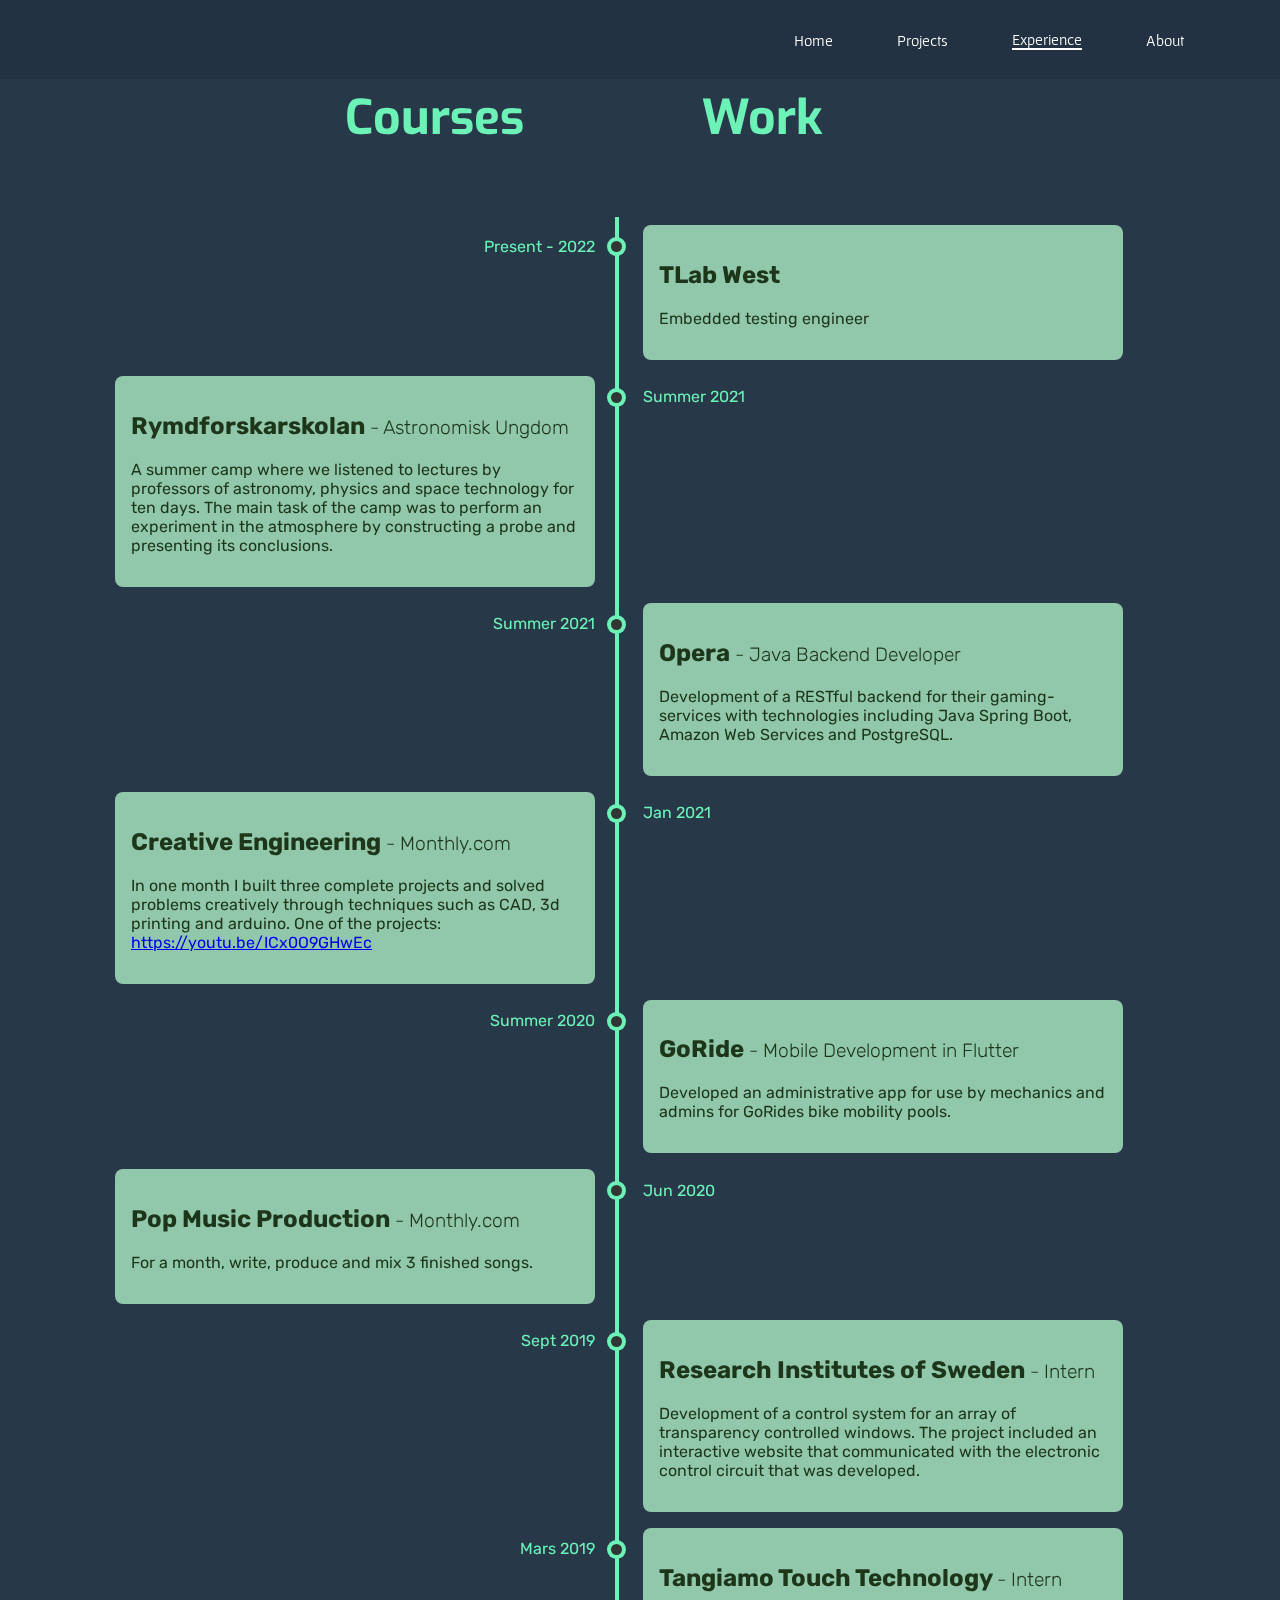
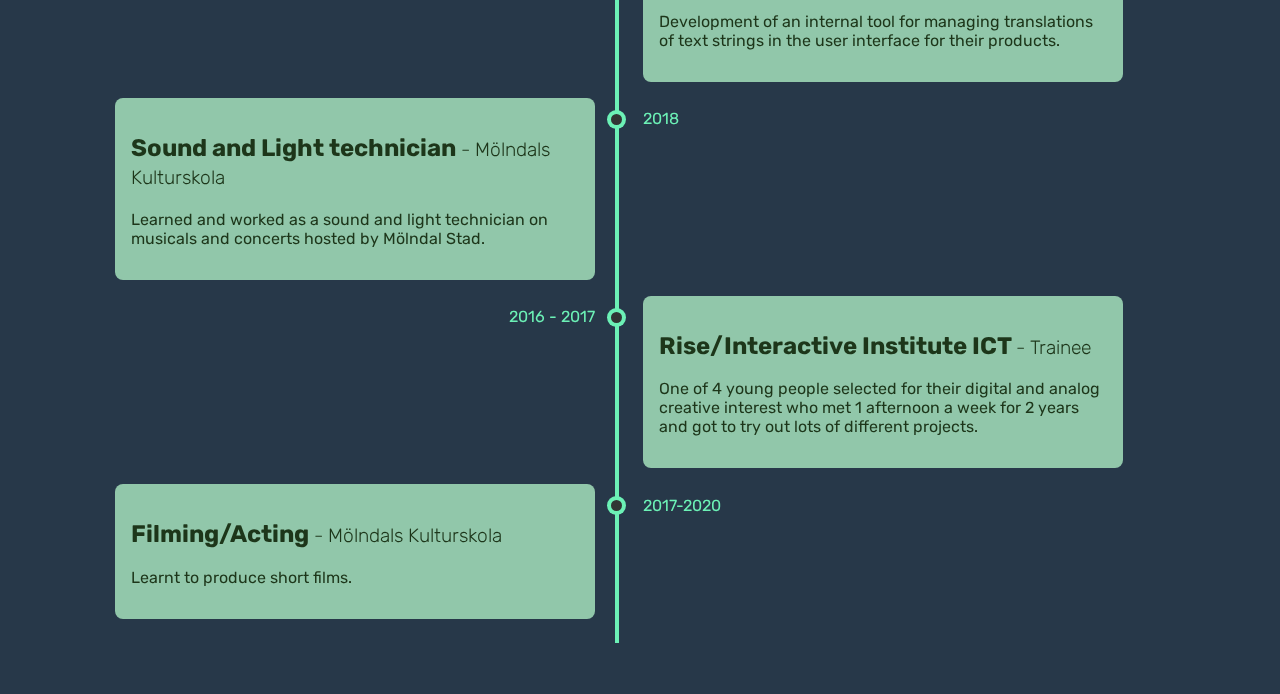
<file: experience.html>
<!DOCTYPE html>
<html lang="en">

<head>
    <meta charset="UTF-8">
    <meta http-equiv="X-UA-Compatible" content="IE=edge">
    <meta name="viewport" content="width=device-width, initial-scale=1.0">
    <title>Lucas Drufva - Experience</title>
    <link rel="stylesheet" href="css/experience.min.css">
</head>

<body>
    <header>
        <div id="logo"><!-- Put future logo here --></div>
        <img id="menu_icon" src="img/icons8-menu.svg" alt="menu" />
        <a href="index.html" class="menu-item">Home</a>
        <a href="projects.html" class="menu-item">Projects</a>
        <a href="experience.html" class="menu-item active">Experience</a>
        <a href="about.html" class="menu-item">About</a>
    </header>
    <nav>
        <a href="index.html" class="">Home</a>
        <a href="projects.html" class="">Projects</a>
        <a href="experience.html" class="">Experience</a>
        <a href="about.html" class="">About</a>
    </nav>

    <main>
        <section id="experience_container">
            <br>
            <br>
            <div class="title-container">
                <h1 class="title primary">
                    Courses
                </h1>
                <h1 class="title primary divider"> / </h1>
                <h1 class="title primary">
                    Work
                </h1>
            </div>
            <div class="hline">
                <ul class="timeline">
                    <li class="event" data-time="Present - 2022">
                        <h2>TLab West</h2>
                        <p>Embedded testing engineer</p>
                    </li>
                    <li class="event-reversed" data-time="Summer 2021">
                        <h2>Rymdforskarskolan<span class="subtitle"> - Astronomisk Ungdom</span> </h2>
                        <p>A summer camp where we listened to lectures by professors of astronomy, physics and space
                            technology for ten days. The main task of the camp was to perform an experiment in the
                            atmosphere by constructing a probe and presenting its conclusions.</p>
                    </li>
                    <li class="event" data-time="Summer 2021">
                        <h2>Opera <span class="subtitle"> - Java Backend Developer</span></h2>
                        <p>Development of a RESTful backend for their gaming-services with technologies including Java
                            Spring Boot, Amazon Web Services and PostgreSQL.</p>
                        <!-- TODO: maybe add company logo? -->
                    </li>
                    <li class="event-reversed" data-time="Jan 2021">
                        <h2>Creative Engineering <span class="subtitle"> - Monthly.com</span></h2>
                        <p>
                            In one month I built three complete projects and solved problems creatively through
                            techniques such as CAD, 3d printing and arduino.
                            One of the projects: <a href="https://youtu.be/ICx0O9GHwEc">https://youtu.be/ICx0O9GHwEc</a>
                        </p>
                    </li>
                    <li class="event" data-time="Summer 2020">
                        <h2>GoRide <span class="subtitle"> - Mobile Development in Flutter</span></h2>
                        <p>Developed an administrative app for use by mechanics and admins for GoRides bike mobility
                            pools.</p>
                    </li>
                    <li class="event-reversed" data-time="Jun 2020">
                        <h2>Pop Music Production <span class="subtitle"> - Monthly.com</span></h2>
                        <p>
                            For a month, write, produce and mix 3 finished songs.
                        </p>
                    </li>
                    <li class="event" data-time="Sept 2019">
                        <h2>Research Institutes of Sweden <span class="subtitle"> - Intern</span></h2>
                        <p>Development of a control system for an array of transparency controlled windows. The project
                            included an interactive website that communicated with the electronic control circuit that
                            was developed.</p>
                    </li>
                    <li class="event" data-time=" Mars 2019">
                        <h2>Tangiamo Touch Technology <span class="subtitle"> - Intern</span></h2>
                        <p>Development of an internal tool for managing translations of text strings in the user
                            interface for their products.</p>
                    </li>
                    <li class="event-reversed" data-time="2018">
                        <h2>Sound and Light technician<span class="subtitle"> - Mölndals Kulturskola</span></h2>
                        <p>
                            Learned and worked as a sound and light technician on musicals and concerts hosted by
                            Mölndal Stad.
                        </p>
                    </li>
                    <li class="event" data-time="2016 - 2017">
                        <h2>Rise/Interactive Institute ICT <span class="subtitle"> - Trainee</span></h2>
                        <p>One of 4 young people selected for their digital and analog creative interest who met 1
                            afternoon a week for 2 years and got to try out lots of different projects.</p>
                    </li>
                    <li class="event-reversed" data-time="2017-2020">
                        <h2>Filming/Acting<span class="subtitle"> - Mölndals Kulturskola</span></h2>
                        <p>
                            Learnt to produce short films.
                        </p>
                    </li>
                </ul>
            </div>
        </section>
    </main>
    <script src="js/menu.js"></script>

</body>

</html>
</file>
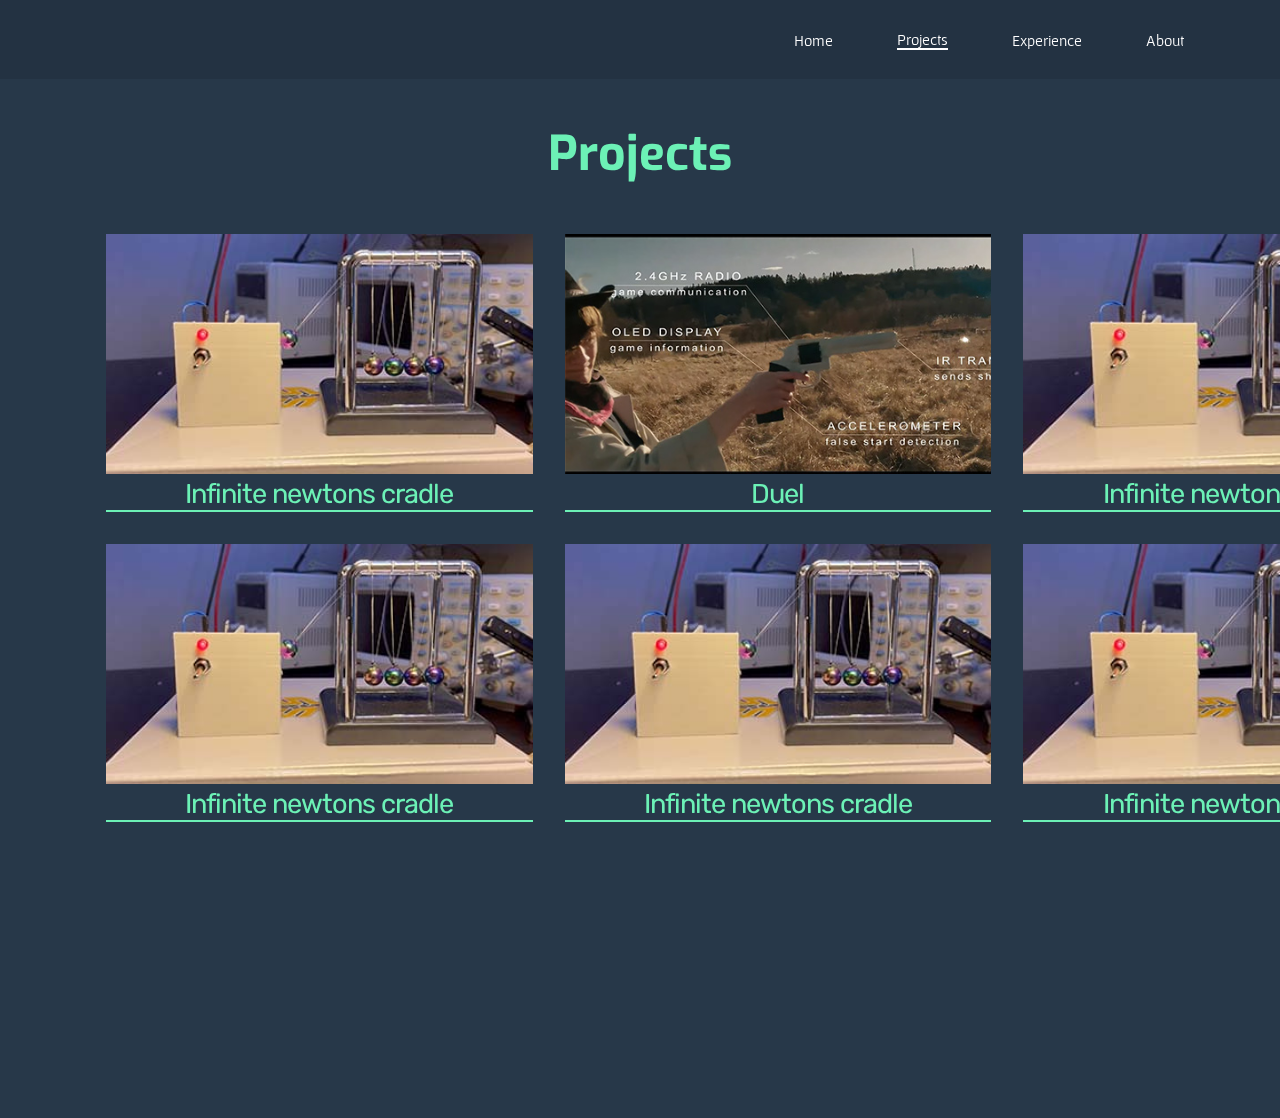
<file: projects.html>
<!DOCTYPE html>
<html lang="en">

<head>
  <meta charset="UTF-8">
  <meta http-equiv="X-UA-Compatible" content="IE=edge">
  <meta name="viewport" content="width=device-width, initial-scale=1.0">
  <title>Lucas Drufva - Projects</title>
  <link rel="stylesheet" href="css/projects.min.css">
</head>

<body>
  <header>
    <div id="logo"><!-- Put future logo here --></div>
    <img id="menu_icon" src="img/icons8-menu.svg" alt="menu" />
    <a href="index.html" class="menu-item">Home</a>
    <a href="projects.html" class="menu-item active">Projects</a>
    <a href="experience.html" class="menu-item">Experience</a>
    <a href="about.html" class="menu-item">About</a>
  </header>
  <nav>
    <a href="index.html" class="">Home</a>
    <a href="projects.html" class="">Projects</a>
    <a href="experience.html" class="">Experience</a>
    <a href="about.html" class="">About</a>
  </nav>
  <main>
    <h1 class="title primary">Projects</h1>
    <!-- Inspired by https://hackaday.io/list/2456-robotics -->
    <div id="projects_container">
      <article class="project">
        <a class="project-link" href="https://hackaday.io/project/183399-infinite-newtons-cradle">
          <img src="img/InfiniteNewtonCradle.jpg" alt="Project">
          <div class="proDESC">A simple 555 timer circuit triggers a mosfet driving an electromagnet, keeping the
            Newton's cradle running as long as there is power.</div>
        </a>
        <h2 class="project-title"><a>Infinite newtons cradle</a></h2>
      </article>
      <article class="project">
        <a class="project-link" href="https://github.com/lucasdrufva/DUEL">
          <img src="img/duel.jpg" alt="Project">
          <div class="proDESC">DUEL is a fun cowboy inspired game for two players. Each player have a revolver and a small revicer module mounted on their clothing. The purpose of the game is to shoot the other player as fast as possible when a countdown reaches zero.</div>
        </a>
        <h2 class="project-title"><a>Duel</a></h2>
      </article>
      <article class="project">
        <a class="project-link">
          <img src="img/InfiniteNewtonCradle.jpg" alt="Project">
          <div class="proDESC">A simple 555 timer circuit triggers a mosfet driving an electromagnet, keeping the
            Newton's cradle running as long as there is power.</div>
        </a>
        <h2 class="project-title"><a>Infinite newtons cradle</a></h2>
      </article>
      <article class="project">
        <a class="project-link">
          <img src="img/InfiniteNewtonCradle.jpg" alt="Project">
          <div class="proDESC">A simple 555 timer circuit triggers a mosfet driving an electromagnet, keeping the
            Newton's cradle running as long as there is power.</div>
        </a>
        <h2 class="project-title"><a>Infinite newtons cradle</a></h2>
      </article>
      <article class="project">
        <a class="project-link">
          <img src="img/InfiniteNewtonCradle.jpg" alt="Project">
          <div class="proDESC">A simple 555 timer circuit triggers a mosfet driving an electromagnet, keeping the
            Newton's cradle running as long as there is power.</div>
        </a>
        <h2 class="project-title"><a>Infinite newtons cradle</a></h2>
      </article>
      <article class="project">
        <a class="project-link">
          <img src="img/InfiniteNewtonCradle.jpg" alt="Project">
          <div class="proDESC">A simple 555 timer circuit triggers a mosfet driving an electromagnet, keeping the
            Newton's cradle running as long as there is power.</div>
        </a>
        <h2 class="project-title"><a>Infinite newtons cradle</a></h2>
      </article>
    </div>
  </main>
  <script src="js/menu.js"></script>
</body>

</html>
</file>
<file: css/experience.min.css>
@import url(common.min.css);.title-container{display:flex;justify-content:space-around;margin:0 15em;margin-right:22em}.title-container>h1{color:#f0f8ff}.divider{display:none}#experience_container{padding:1em}.timeline{margin-left:48%}.timeline .event-reversed::before{position:absolute;display:block;box-shadow:0 0 0 4px var(--text-primary);left:31em;background:#313534;border-radius:50%;height:11px;width:11px;content:"";top:1em}.event-reversed{position:relative;left:-32em;background-color:var(--bg-secondary);width:28em;padding:1em;margin-bottom:1em;border-radius:.5em}.event-reversed::after{position:absolute;display:block;text-align:left;color:var(--text-primary);top:.7em;left:33em;content:attr(data-time);width:10em}.subtitle{font-weight:100;font-size:.8em}@media screen and (max-width:900px){.timeline{margin-left:5px}.timeline>li{width:18em;padding:1em;margin-bottom:1em;border-radius:.5em}.event-reversed{left:1em}.event-reversed::after{position:absolute;display:block;box-shadow:0 0 0 4px var(--text-primary);left:-2em;background:#313534;border-radius:50%;height:11px;width:11px;content:"";top:1em}.timeline .event-reversed::before{text-align:right;position:absolute;display:none;top:.7em;left:-13em;content:attr(data-time);width:10em;box-shadow:none;background:0 0;border-radius:0;height:auto;width:auto}.title-container{margin:0 4em}.divider{display:block}}
</file>
<file: css/projects.min.css>
@import url(common.min.css);main{padding:10vh}#projects_container{display:grid;grid-template-columns:repeat(3,1fr);grid-template-rows:repeat(3,1fr);height:90vh}.project{margin:1em;border-bottom:2px solid var(--text-primary)}.project-link{display:block;position:relative}.project-link>img{transition:all .1s ease;height:15em}.project-title{margin:0;text-align:center;color:var(--text-primary);white-space:nowrap;letter-spacing:-1px;font-weight:400;word-break:break-word;font-size:1.7em}.proDESC{position:absolute;top:50%;left:50%;transform:translate(-50%,-50%);display:none;color:#fff}.project-link:hover>.proDESC{display:block}.project-link:hover>img{filter:brightness(50%);transform:scale(1.05)}@media screen and (max-width:788px){#projects_container{margin:0;grid-template-columns:100%}.project{margin:1em 0}main{padding:5em 2em}.project-link>img{max-width:100%}}
</file>
